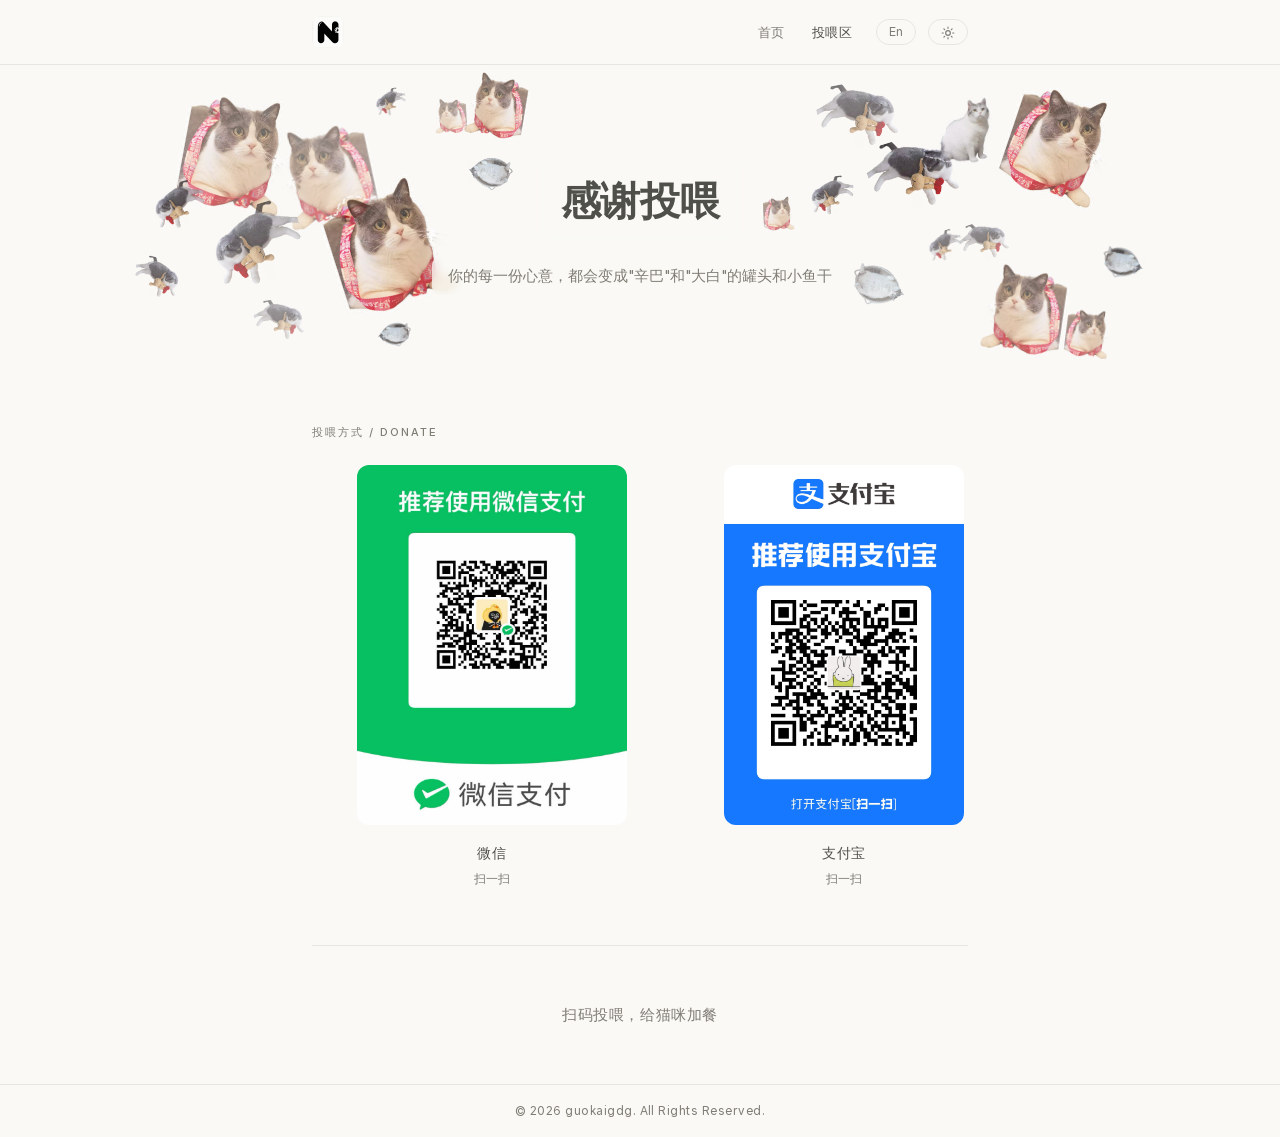
<file: payment.html>
<!DOCTYPE html>
<html lang="zh-CN">

<head>
  <meta charset="UTF-8" />
  <meta name="viewport" content="width=device-width, initial-scale=1.0" />
  <script>
    // 在 body 渲染前读取语言偏好,若非中文则隐藏待翻译文本,避免中英闪动
    (function () {
      try {
        var lang = localStorage.getItem('lang') || 'zh';
        if (lang !== 'zh') {
          document.documentElement.lang = 'en';
          document.documentElement.classList.add('i18n-loading');
        }
      } catch (e) {}
    })();
  </script>
  <title>感谢投喂 — guokaigdg</title>
  <meta name="description" content="感谢你的支持，每一份心意都会变成猫咪的罐头和小鱼干。" />
  <link rel="icon" href="assets/favicon.ico" />
  <script src="assets/theme.js"></script>
  <link rel="preload" href="assets/fonts/AlloVariableFriendly.woff2" as="font" type="font/woff2" crossorigin />
  <link rel="stylesheet" href="assets/style.css" />
</head>

<body>
  <header class="site-header">
    <div class="wrap header-inner">
      <a class="brand" href="index.html"><img src="assets/favicon.ico" alt="guokaigdg" /></a>
      <nav class="nav">
        <a href="index.html" data-i18n="nav.home">首页</a>
        <a href="payment.html" class="active" data-i18n="nav.payment">投喂区</a>
        <button class="lang-toggle" type="button" aria-label="切换语言 / Switch language">En</button>
        <button class="theme-toggle" type="button" aria-label="切换明暗模式 / Toggle theme">
          <svg class="icon-sun" viewBox="0 0 24 24" fill="none" stroke="currentColor" stroke-width="2" stroke-linecap="round" stroke-linejoin="round" aria-hidden="true">
            <circle cx="12" cy="12" r="4"></circle>
            <path d="M12 2v2M12 20v2M4.93 4.93l1.41 1.41M17.66 17.66l1.41 1.41M2 12h2M20 12h2M6.34 17.66l-1.41 1.41M19.07 4.93l-1.41 1.41"></path>
          </svg>
          <svg class="icon-moon" viewBox="0 0 24 24" fill="none" stroke="currentColor" stroke-width="2" stroke-linecap="round" stroke-linejoin="round" aria-hidden="true">
            <path d="M12 3a6 6 0 0 0 9 9 9 9 0 1 1-9-9Z"></path>
          </svg>
        </button>
      </nav>
    </div>
  </header>

  <main class="wrap">

    <!-- Hero -->
    <section class="pay-hero">
      <div class="hero-cats" id="hero-cats" aria-hidden="true"></div>
      <h1 data-i18n="pay.title">感谢投喂</h1>
      <p class="bio" data-i18n="pay.bio">你的每一份心意，都会变成"辛巴"和"大白"的罐头和小鱼干</p>
    </section>

    <!-- 投喂方式 -->
    <section class="block">
      <p class="eyebrow" data-i18n="pay.donate">投喂方式 / Donate</p>
      <div class="qr-grid">
        <div class="qr qr-wechat">
          <img src="assets/wechat.jpeg" alt="微信二维码" width="275" height="200" />
          <div class="name" data-i18n="pay.wechat">微信</div>
          <div class="meta" data-i18n="pay.scan">扫一扫</div>
        </div>
        <div class="qr">
          <img src="assets/zhifubao.jpeg" alt="支付宝二维码" width="250" height="200" />
          <div class="name" data-i18n="pay.alipay">支付宝</div>
          <div class="meta" data-i18n="pay.scan">扫一扫</div>
        </div>
      </div>
    </section>

    <!-- 感谢 -->
    <section class="block">
      <p class="thanks" data-i18n="pay.thanks">扫码投喂，给猫咪加餐</p>
    </section>

  </main>

  <footer class="site-footer">
    <div class="wrap">© 2026 guokaigdg. All Rights Reserved.</div>
  </footer>

  <script src="assets/i18n.js"></script>
  <script>
    // 在 hero 背景中随机排列猫咪图片，铺满整个区块（允许轻微重叠）
    // 注意：此脚本须在 i18n.js 之后执行，以便基于当前语言文字位置避让
    (function () {
      var container = document.getElementById("hero-cats");
      if (!container) return;
      var srcs = [
        "assets/dabai.avif",
        "assets/xinba.avif",
        "assets/dabai2.avif",
        "assets/xinba2.avif",
      ];
      var W = container.clientWidth || window.innerWidth;
      var H = container.clientHeight || window.innerHeight;
      var placed = [];
      var isMobile = window.innerWidth <= 560;
      var count = isMobile ? 18 : 24; // 移动端少放几只，避免拥挤
      var bigCount = isMobile ? 5 : 8; // 大猫数量，营造大小对比

      // 文字区域（标题 + 描述）作为避让区，猫咪尽量不盖住文字背景
      var textZones = (function () {
        var hero = container.parentElement;
        var els = [hero.querySelector("h1"), hero.querySelector(".bio")];
        var cRect = container.getBoundingClientRect();
        var zones = [];
        for (var i = 0; i < els.length; i++) {
          if (!els[i]) continue;
          var r = els[i].getBoundingClientRect();
          zones.push({
            x: r.left - cRect.left - 12,
            y: r.top - cRect.top - 12,
            w: r.width + 24,
            h: r.height + 24,
          });
        }
        return zones;
      })();

      // 计算新猫咪与文字区域的重叠面积占比（取较小者面积作分母）
      function overlapsText(x, y, size) {
        for (var i = 0; i < textZones.length; i++) {
          var z = textZones[i];
          var ox = Math.min(x + size, z.x + z.w) - Math.max(x, z.x);
          var oy = Math.min(y + size, z.y + z.h) - Math.max(y, z.y);
          if (ox > 0 && oy > 0) {
            var ratio = (ox * oy) / Math.min(size * size, z.w * z.h);
            if (ratio > 0.15) return true;
          }
        }
        return false;
      }

      // 计算新猫咪与已放置猫咪的重叠面积占比（取较小者面积作分母）
      function overlapRatio(x, y, size, other) {
        var ox = Math.min(x + size, other.x + other.size) - Math.max(x, other.x);
        var oy = Math.min(y + size, other.y + other.size) - Math.max(y, other.y);
        if (ox <= 0 || oy <= 0) return 0;
        return (ox * oy) / Math.min(size * size, other.size * other.size);
      }

      function tooCrowded(x, y, size) {
        for (var i = 0; i < placed.length; i++) {
          if (overlapRatio(x, y, size, placed[i]) > 0.35) return true;
        }
        return false;
      }

      for (var i = 0; i < count; i++) {
        var img = document.createElement("img");
        img.src = srcs[Math.floor(Math.random() * srcs.length)];
        img.alt = "";
        var size;
        if (i < bigCount) {
          // 大猫：桌面 90–150px，移动端 70–110px
          size = isMobile ? 70 + Math.random() * 40 : 90 + Math.random() * 60;
        } else {
          // 小猫：桌面 36–76px，移动端 24–56px
          size = isMobile ? 24 + Math.random() * 32 : 36 + Math.random() * 40;
        }

        var x = 0;
        var y = 0;
        for (var attempt = 0; attempt < 20; attempt++) {
          x = Math.random() * (W - size);
          y = Math.random() * (H - size);
          if (!tooCrowded(x, y, size) && !overlapsText(x, y, size)) break;
        }

        img.style.width = size + "px";
        img.style.left = x + "px";
        img.style.top = y + "px";
        img.style.transform =
          "rotate(" + (Math.random() * 40 - 20) + "deg)" +
          (Math.random() < 0.5 ? " scaleX(-1)" : "");
        img.style.opacity = (0.45 + Math.random() * 0.4).toFixed(2);
        container.appendChild(img);
        placed.push({ x: x, y: y, size: size });
      }
    })();
  </script>
</body>

</html>
</file>
<file: assets/style.css>
/* Allo 1.0.3 — Josh Puckett，SIL OFL 1.1，字体文件见 assets/fonts/README.md
   Friendly 版：字重 100–900、光学尺寸可变，圆润度固定 50，约 240 KB
   Allo 只有拉丁字形，中文交给后面的系统字体回退 */
@font-face {
  font-family: 'Allo';
  src: url('fonts/AlloVariableFriendly.woff2') format('woff2');
  font-style: normal;
  font-weight: 100 900;
  font-display: swap;
}

:root {
  /* 极简编辑式配色：米白底 + 近黑字 + 一抹绿强调 */
  --bg: #faf9f6;
  --text: #50504b;
  --muted: #807d75;
  --line: #e8e6e0;
  --accent: #4a6b50;
  --glass-bg: rgba(250, 249, 246, 0.7);
  color-scheme: light;
}

/* 手动选择暗色 */
:root.dark {
  --bg: #1a1917;
  --text: #d8d5ce;
  --muted: #8f8b82;
  --line: #2c2b28;
  --accent: #8ab08f;
  --glass-bg: rgba(26, 25, 23, 0.72);
  color-scheme: dark;
}

* {
  box-sizing: border-box;
  margin: 0;
  padding: 0;
}

/* 隐藏所有滚动条（保留滚动功能） */
html,
body {
  scrollbar-width: none;
  -ms-overflow-style: none;
}

*::-webkit-scrollbar {
  width: 0;
  height: 0;
  display: none;
}

body {
  font-family: 'Allo', 'PingFang SC', 'Hiragino Sans GB', 'Microsoft YaHei',
    'Yuanti SC', 'YouYuan', '幼圆', sans-serif;
  background: var(--bg);
  color: var(--text);
  line-height: 1.7;
  -webkit-font-smoothing: antialiased;
  min-height: 100vh;
  display: flex;
  flex-direction: column;
}

/* 标题沿用 Allo，中文回退系统无衬线 */
.brand,
h1,
.display {
  font-family: "Allo", "PingFang SC", "Hiragino Sans GB",
    "Microsoft YaHei", sans-serif;
}

a {
  color: var(--text);
  text-decoration: none;
  transition: color 0.2s ease;
}

a:hover {
  color: var(--accent);
}

.wrap {
  max-width: 720px;
  margin: 0 auto;
  padding: 0 32px;
  width: 100%;
}

/* ============ Header ============ */
.site-header {
  border-bottom: 1px solid var(--line);
}

.header-inner {
  display: flex;
  align-items: center;
  justify-content: space-between;
  height: 64px;
}

.brand {
  font-weight: 600;
  font-size: 20px;
  font-family: "Allo", "PingFang SC", "Microsoft YaHei", sans-serif;
  letter-spacing: 0.06em;
  color: var(--text);
}

.brand:hover {
  color: var(--accent);
}

.brand img {
  height: 32px;
  width: auto;
  display: block;
}

.nav {
  display: flex;
  align-items: center;
}

.nav a {
  color: var(--muted);
  font-size: 13px;
  margin-left: 28px;
  letter-spacing: 0.02em;
}

.nav a:hover,
.nav a.active {
  color: var(--text);
}

/* 语言切换按钮 */
.lang-toggle {
  margin-left: 24px;
  background: none;
  border: 1px solid var(--line);
  border-radius: 999px;
  padding: 2px 12px;
  font-size: 12px;
  font-family: inherit;
  color: var(--muted);
  cursor: pointer;
  line-height: 1.6;
  transition: color 0.2s, border-color 0.2s;
}

.lang-toggle:hover {
  color: var(--accent);
  border-color: var(--accent);
}

/* 明暗切换按钮：太阳/月亮图标,尺寸与语言按钮一致 */
.theme-toggle {
  margin-left: 12px;
  background: none;
  border: 1px solid var(--line);
  border-radius: 999px;
  padding: 2px 12px;
  font-size: 12px;
  font-family: inherit;
  line-height: 1.6;
  color: var(--muted);
  cursor: pointer;
  transition: color 0.2s, border-color 0.2s;
}

.theme-toggle:hover {
  color: var(--accent);
  border-color: var(--accent);
}

.theme-toggle svg {
  width: 14px;
  height: 14px;
  display: inline-block;
  vertical-align: middle;
}

.theme-toggle .icon-moon {
  display: none;
}

.theme-toggle.is-dark .icon-sun {
  display: none;
}

.theme-toggle.is-dark .icon-moon {
  display: inline-block;
}

/* i18n 加载中:隐藏待翻译文本与切换按钮,避免跳页时中英闪动 */
html.i18n-loading [data-i18n],
html.i18n-loading .lang-toggle {
  visibility: hidden;
}

/* ============ 主内容流 ============ */
main {
  flex: 1;
}

/* 区块：用细分隔线 + 留白分节，而非卡片 */
.block {
  padding: 56px 0;
  border-bottom: 1px solid var(--line);
}

.block:last-child {
  border-bottom: none;
}

/* 联系区收尾：居中标题 + 图标行 */
.contact-block {
  padding: 24px 0 56px;
}

/* 联系列表一行排布,无分隔线,整体居中 */
.contact-block .link-list {
  display: flex;
  flex-direction: row;
  justify-content: center;
  gap: 44px;
}

.contact-block .link-list li {
  border: none;
  display: flex;
}

.contact-block .eyebrow {
  margin-bottom: 18px;
  text-align: center;
}

.contact-block .link-item {
  padding: 12px 0;
  justify-content: flex-start;
  gap: 14px;
  align-items: center;
}

.link-icon {
  display: block;
  width: 20px;
  height: 20px;
  color: var(--muted);
  flex-shrink: 0;
  transition: color 0.2s, transform 0.2s;
}

.link-item:hover .link-icon {
  color: var(--accent);
  transform: translateY(-1px);
}

.contact-block .link-item .label {
  font-size: 11px;
  width: auto;
  line-height: 1;
  white-space: nowrap;
}

/* 取消联系区链接的 hover 效果 */
.contact-block .link-item:hover {
  color: var(--text);
  padding-left: 0;
}

.contact-block .link-item:hover .link-icon {
  color: var(--muted);
  transform: none;
}

/* 小红书图标放大,其他图标保持 20px */
.contact-block .link-item .link-icon-xhs {
  width: 30px;
  height: 30px;
}

.contact-block .link-item .value {
  font-size: 14px;
}

/* 章节小标题：大写 + 宽字距，编辑式 */
.eyebrow {
  font-size: 11px;
  letter-spacing: 0.18em;
  text-transform: uppercase;
  color: var(--muted);
  margin-bottom: 24px;
  font-weight: 500;
}

/* ============ Hero / 名片区 ============ */
.hero {
  text-align: center;
  padding: 72px 0 56px;
}

.avatar {
  width: 145px;
  height: 145px;
  border-radius: 50%;
  object-fit: cover;
  display: block;
  margin: 0 auto 14px;
}

.hero h1 {
  font-size: 36px;
  font-family: "Allo", "PingFang SC", "Microsoft YaHei", sans-serif;
  font-weight: 600;
  letter-spacing: -0.02em;
  line-height: 1.05;
  margin-bottom: 14px;
}

.hero .role {
  font-size: 15px;
  color: var(--muted);
  letter-spacing: 0.04em;
  margin-bottom: 28px;
}

.hero .role .dot {
  margin: 0 10px;
  opacity: 0.4;
}

.hero .bio {
  font-size: 18px;
  color: var(--text);
  line-height: 1.7;
  max-width: 560px;
  margin: 0 auto;
}

.tags {
  list-style: none;
  display: flex;
  flex-wrap: wrap;
  justify-content: center;
  gap: 8px 20px;
  margin-top: 32px;
}

.tags li {
  font-size: 13px;
  color: var(--muted);
  letter-spacing: 0.02em;
  position: relative;
  padding-left: 14px;
}

.tags li::before {
  content: "";
  position: absolute;
  left: 0;
  top: 50%;
  transform: translateY(-50%);
  width: 4px;
  height: 4px;
  border-radius: 50%;
  background: var(--accent);
}

/* ============ 联系列表 ============ */
.link-list {
  list-style: none;
}

.link-list li {
  border-bottom: 1px solid var(--line);
}

.link-item {
  display: flex;
  align-items: baseline;
  justify-content: space-between;
  padding: 18px 0;
  gap: 16px;
  transition: padding 0.25s ease;
}

.link-item:hover {
  padding-left: 8px;
}

.link-item .label {
  font-size: 12px;
  color: var(--muted);
  letter-spacing: 0.06em;
  text-transform: uppercase;
  flex-shrink: 0;
  width: 80px;
}

.link-item .value {
  font-size: 16px;
  color: var(--text);
  flex: 1;
}

.link-item .arrow {
  color: var(--muted);
  font-size: 14px;
  transition: transform 0.2s ease, color 0.2s ease;
}

.link-item:hover .value,
.link-item:hover .arrow {
  color: var(--accent);
}

.link-item:hover .arrow {
  transform: translate(3px, -3px);
}

/* ============ 关于：定义列表式 ============ */
.def-list {
  display: grid;
  grid-template-columns: 1fr 1fr;
  gap: 32px 48px;
}

.def dt {
  font-size: 11px;
  letter-spacing: 0.14em;
  text-transform: uppercase;
  color: var(--muted);
  margin-bottom: 6px;
}

.def dd {
  font-size: 15px;
  color: var(--text);
}

/* ============ Payment 投喂页 ============ */
.pay-hero {
  position: relative;
  overflow: hidden;
  text-align: center;
  padding: 96px 0 72px;
  width: 80vw;
  margin-inline: calc(50% - 40vw);
}

.hero-cats {
  position: absolute;
  inset: 0;
  pointer-events: none;
  user-select: none;
}

.hero-cats img {
  position: absolute;
  width: auto;
  height: auto;
  border-radius: 12px;
  object-fit: cover;
}

.pay-hero h1 {
  position: relative;
  z-index: 1;
  font-size: 40px;
  letter-spacing: -0.01em;
  margin: 0 auto 16px;
  background: var(--glass-bg);
  backdrop-filter: blur(4px);
  -webkit-backdrop-filter: blur(4px);
  border-radius: 10px;
  padding: 6px 20px;
  width: fit-content;
}

.pay-hero .bio {
  position: relative;
  z-index: 1;
  font-size: 15px;
  color: var(--muted);
  white-space: nowrap;
  width: fit-content;
  margin: 0 auto;
  background: var(--glass-bg);
  backdrop-filter: blur(4px);
  -webkit-backdrop-filter: blur(4px);
  border-radius: 8px;
  padding: 6px 16px;
}

/* 收款码：图片 + 文字,无卡片框 */
.qr-grid {
  display: grid;
  grid-template-columns: repeat(2, 1fr);
  gap: 48px;
  margin-top: 8px;
}

.qr {
  text-align: center;
}

.qr img {
  width: 100%;
  max-width: 240px;
  height: auto;
  border-radius: 12px;
  display: block;
  margin: 0 auto 16px;
}

.qr-wechat {
  width: 360px;
}

.qr-wechat img {
  width: 270px;
  height: 360px;
  max-width: none;
}

.qr .name {
  font-size: 14px;
  color: var(--text);
  letter-spacing: 0.04em;
}

.qr .meta {
  font-size: 12px;
  color: var(--muted);
  margin-top: 4px;
}

.thanks {
  text-align: center;
  font-size: 15px;
  color: var(--muted);
  letter-spacing: 0.04em;
}

/* Footer */
.site-footer {
  border-top: 1px solid var(--line);
  padding: 16px 0;
  text-align: center;
  color: var(--muted);
  font-size: 12px;
  letter-spacing: 0.04em;
}

@media (max-width: 560px) {
  .wrap {
    padding: 0 20px;
  }

  .hero {
    padding: 56px 0 48px;
  }

  .hero h1 {
    font-size: 40px;
  }

  .hero .bio {
    font-size: 16px;
  }

  .pay-hero {
    width: auto;
    margin-inline: 0;
    padding: 64px 0 56px;
  }

  .pay-hero h1 {
    font-size: 32px;
  }

  .qr-wechat {
    width: auto;
  }

  .qr-wechat img {
    width: 100%;
    height: auto;
  }

  .def-list {
    grid-template-columns: 1fr;
    gap: 24px;
  }

  .qr-grid {
    grid-template-columns: 1fr;
    gap: 40px;
  }

  .block {
    padding: 40px 0;
  }

  .contact-block {
    padding: 28px 0;
  }

  .contact-block .link-list {
    gap: 24px;
    flex-wrap: wrap;
  }
}
</file>
